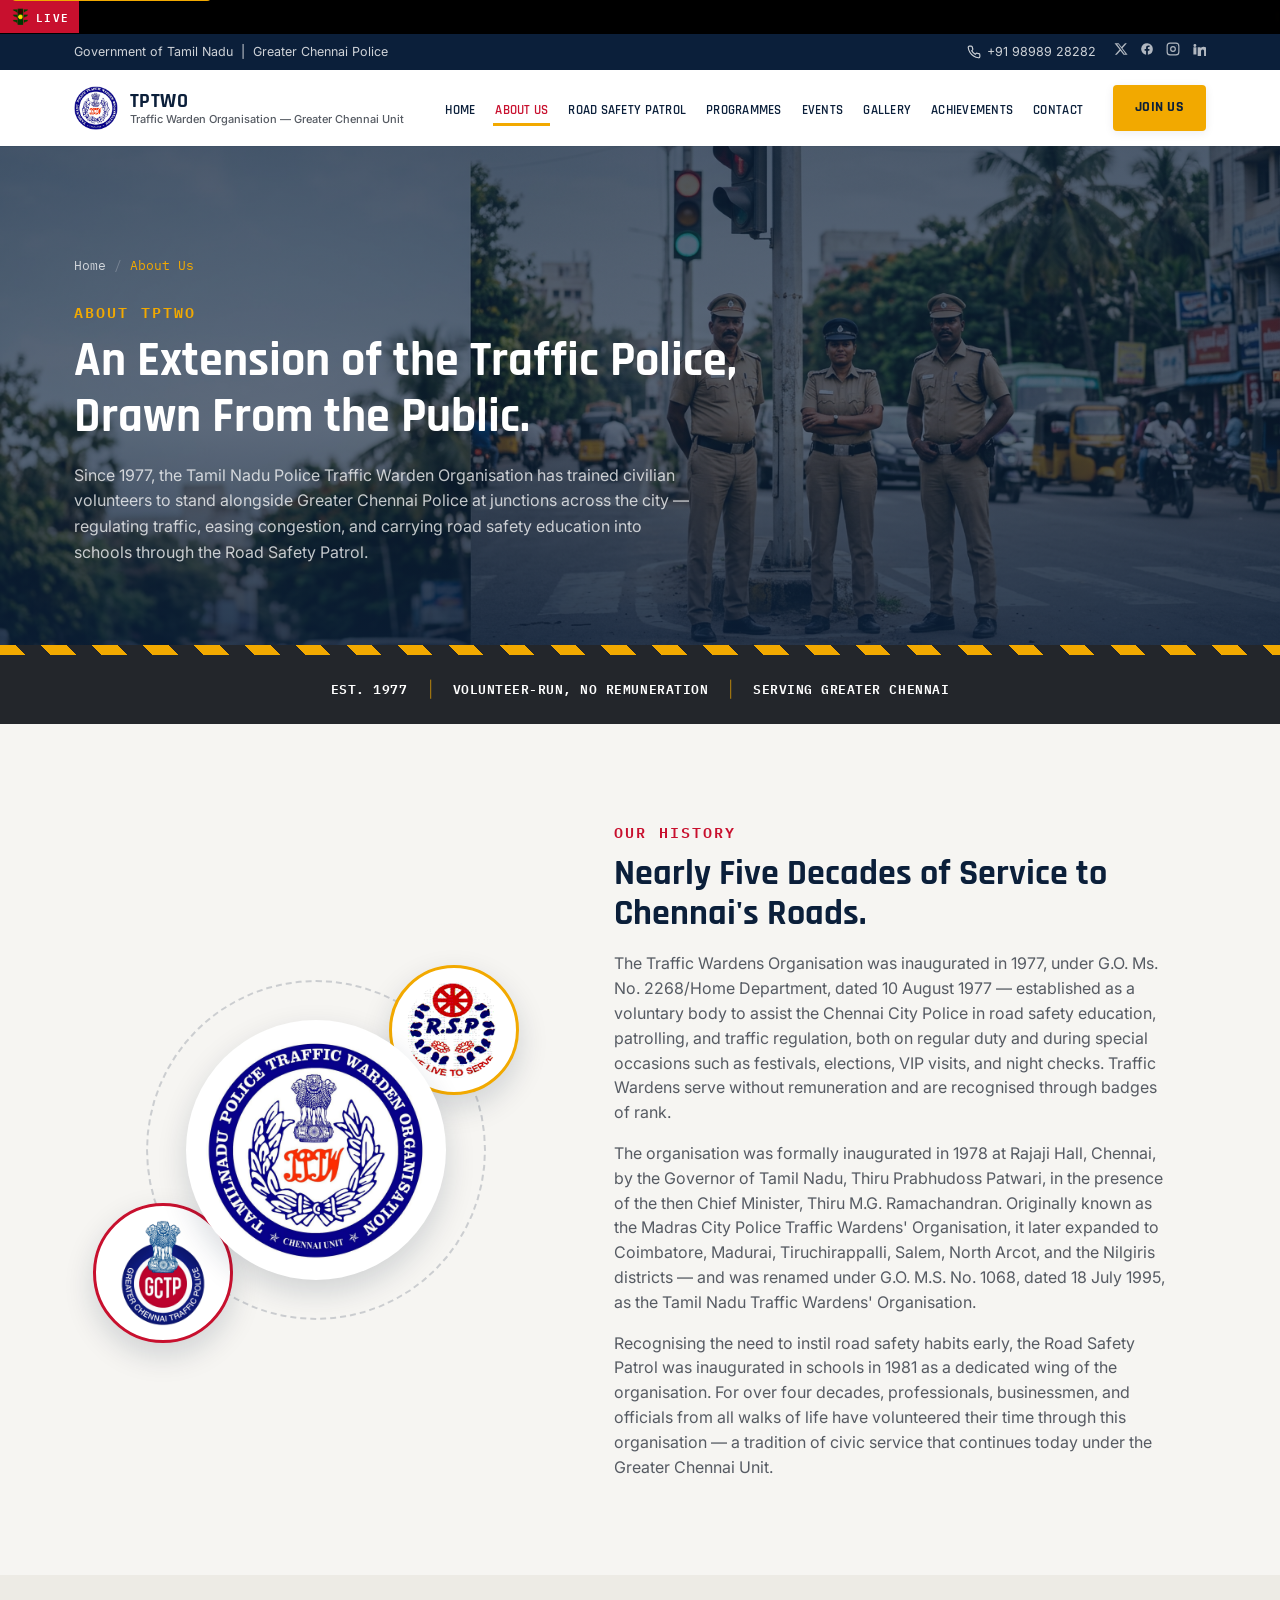
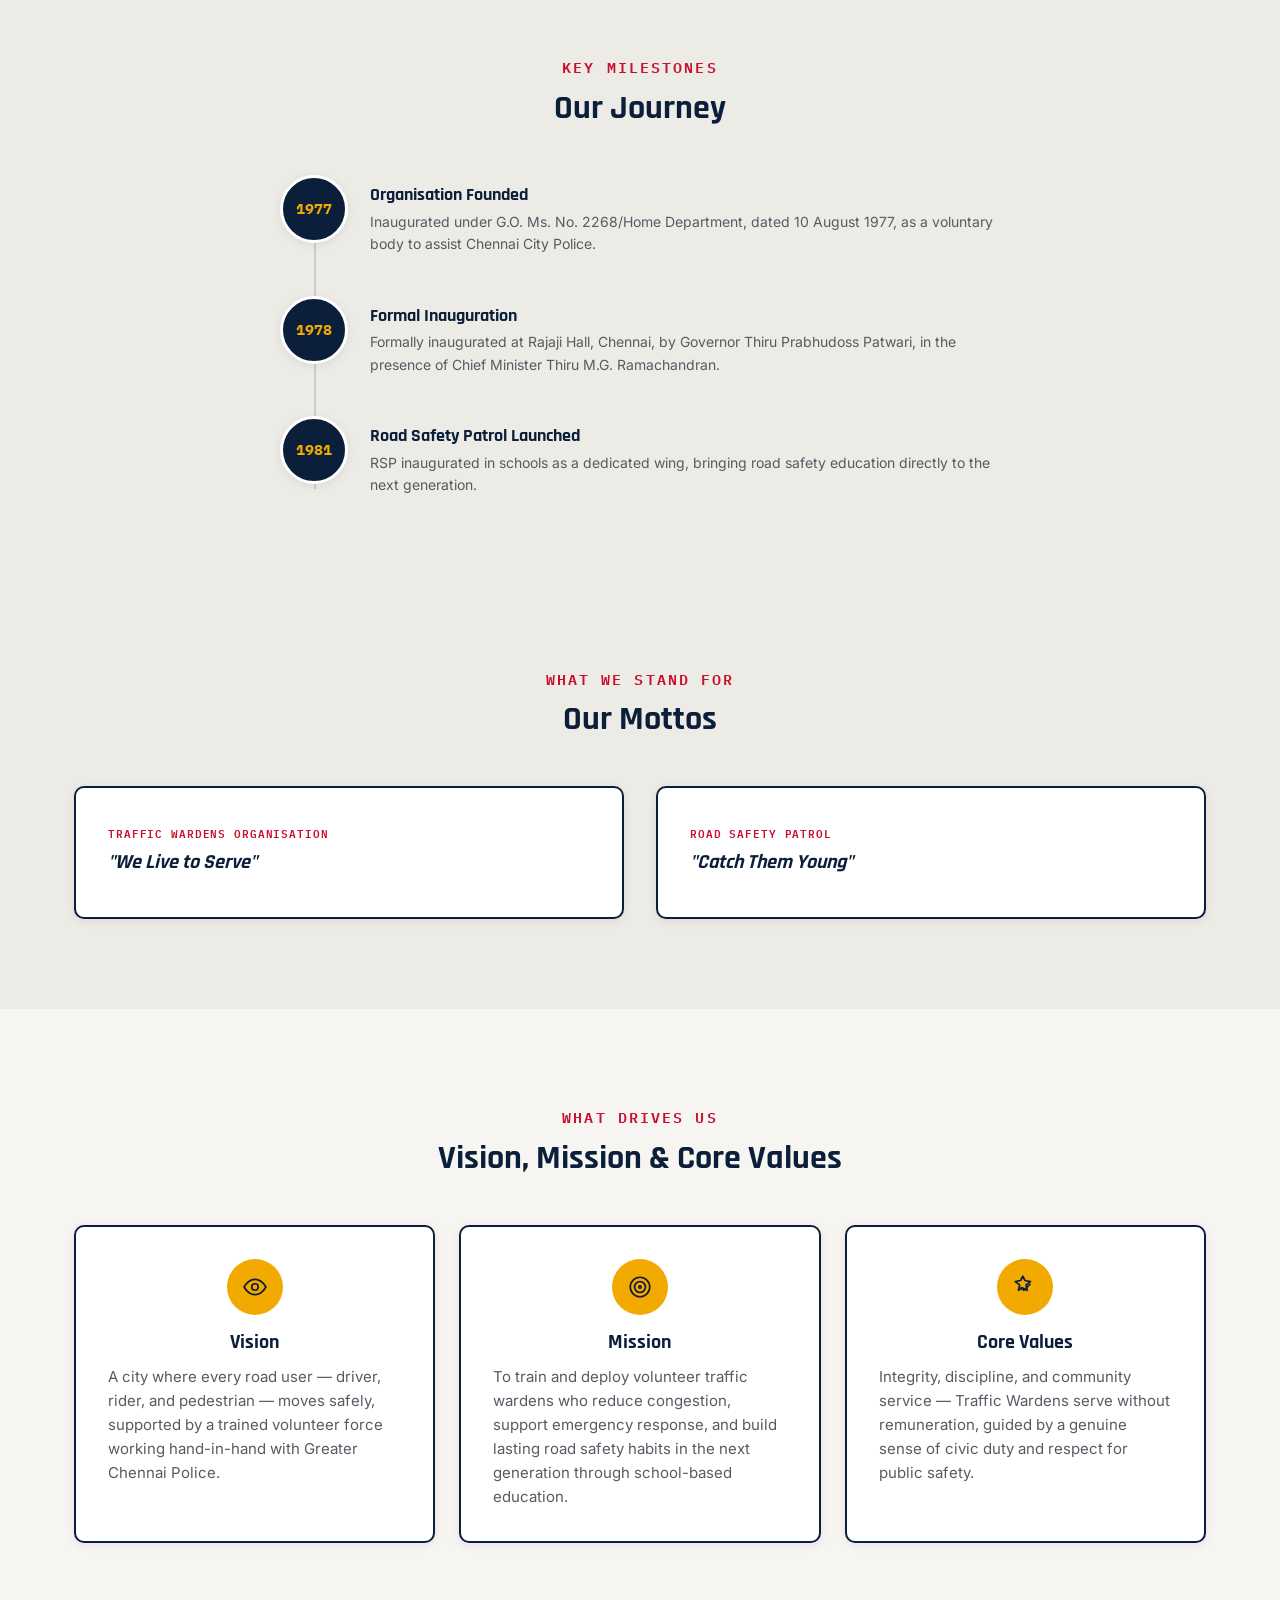
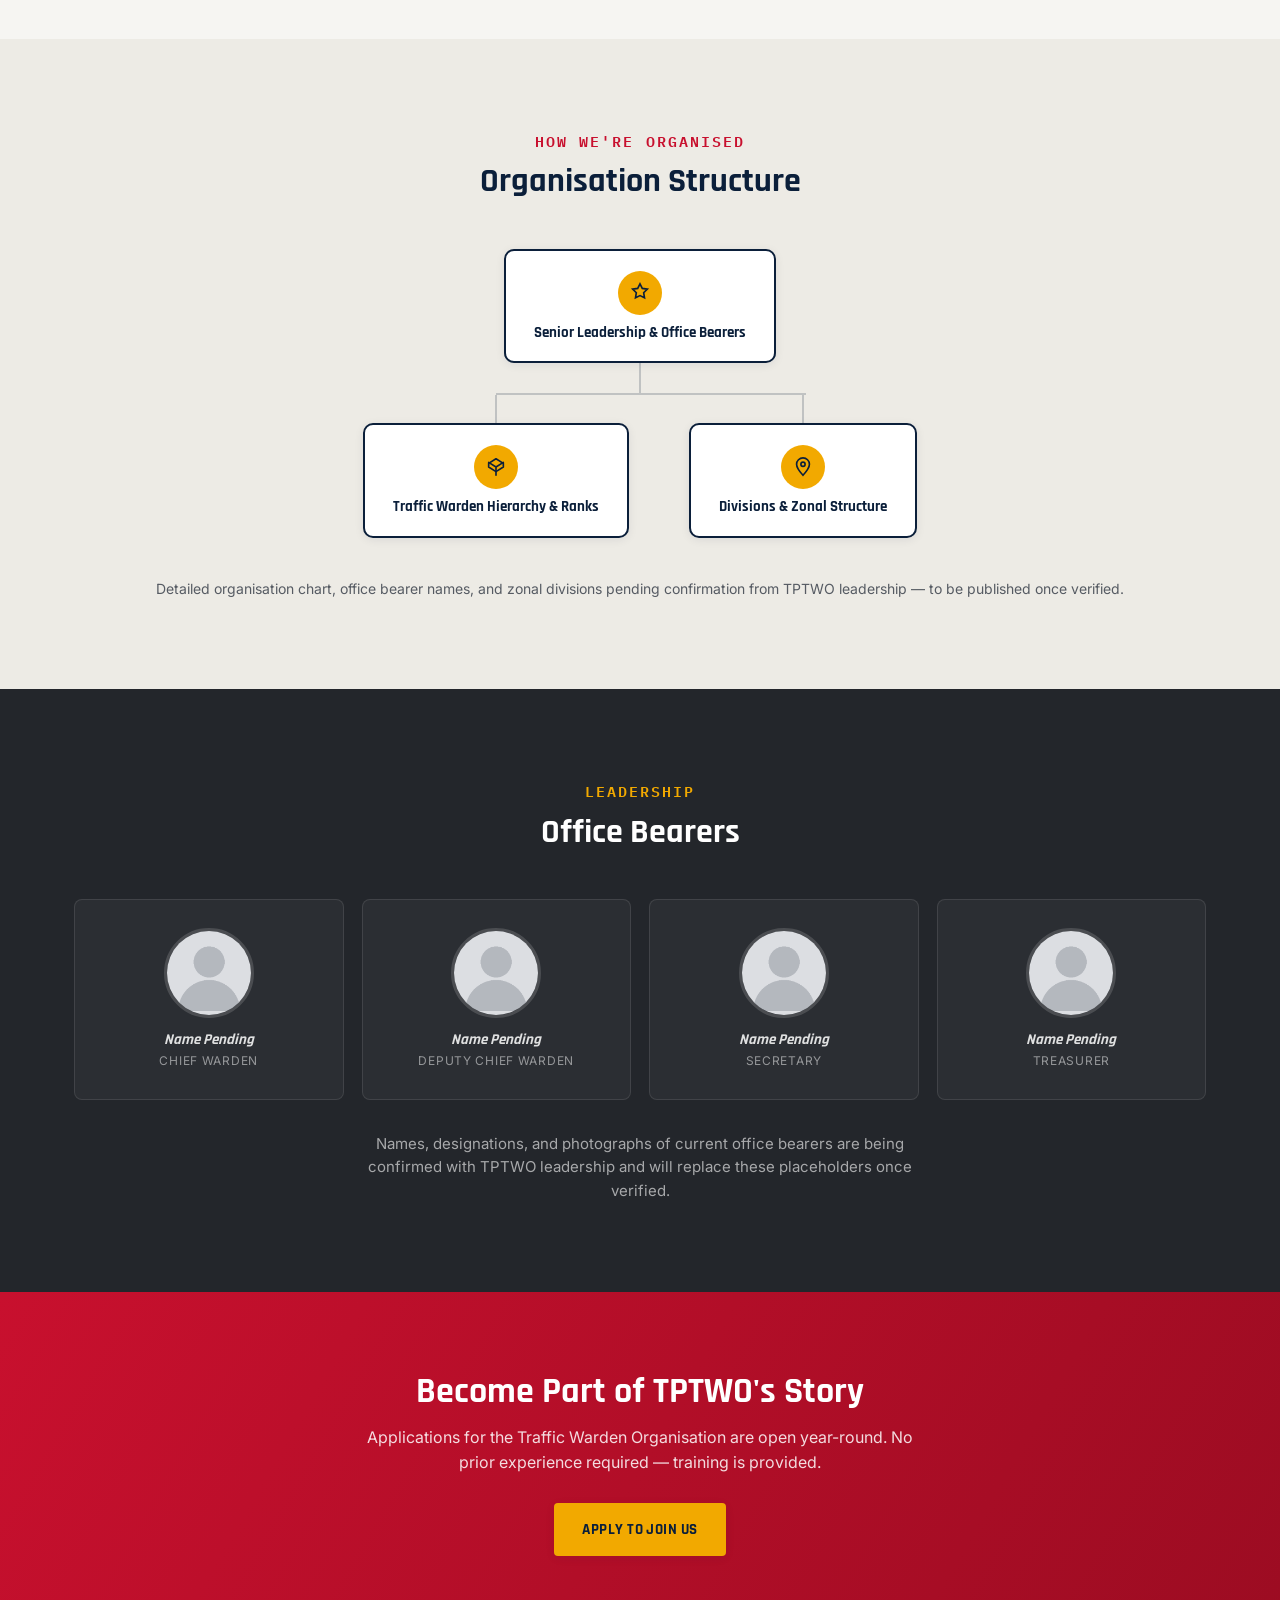
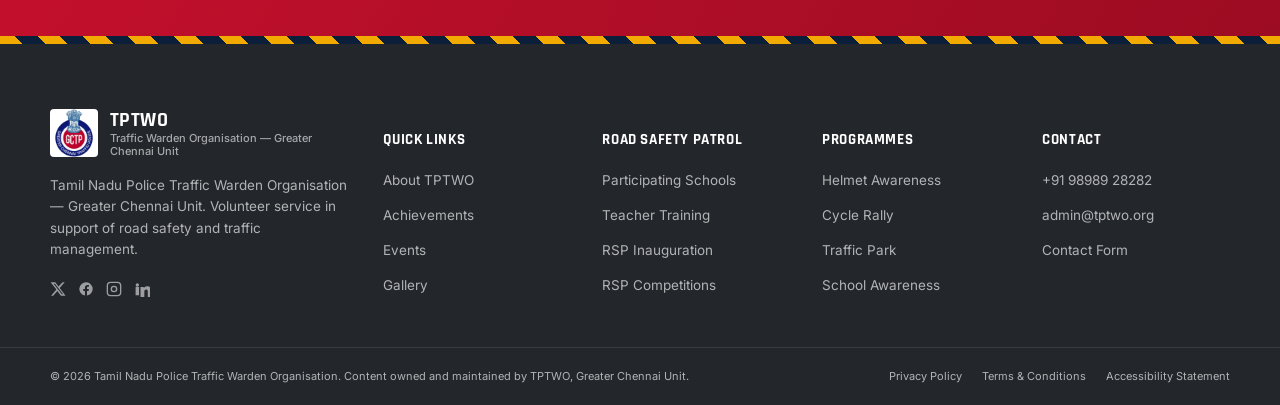
<file: about.html>
<!DOCTYPE html>
<html lang="en">

<head>
  <meta charset="UTF-8">
  <meta http-equiv="X-UA-Compatible" content="IE=edge">
  <meta name="viewport" content="width=device-width, initial-scale=1.0">
  <title>About TPTWO — Tamil Nadu Police Traffic Warden Organisation</title>
  <meta name="description"
    content="History, mission, organisation structure, and leadership of the Tamil Nadu Police Traffic Warden Organisation (TPTWO), Greater Chennai Unit.">
  <meta name="robots" content="index, follow">
  <meta name="theme-color" content="#0B1F3A">
  <link rel="canonical" href="https://tptwo.org/about.html">
  <link rel="icon" type="image/jpeg" href="img/logo-01.jpg">

  <meta property="og:type" content="website">
  <meta property="og:title" content="About TPTWO — Tamil Nadu Police Traffic Warden Organisation">
  <meta property="og:description"
    content="History, mission, organisation structure, and leadership of TPTWO, Greater Chennai Unit.">
  <meta property="og:image" content="img/logo-01.jpg">
  <meta property="og:url" content="https://tptwo.org/about.html">

  <link rel="preconnect" href="https://fonts.googleapis.com">
  <link rel="preconnect" href="https://fonts.gstatic.com" crossorigin>
  <link
    href="https://fonts.googleapis.com/css2?family=Rajdhani:wght@500;600;700&family=Inter:wght@400;500;600;700&family=IBM+Plex+Mono:wght@500;600&display=swap"
    rel="stylesheet">
  <link rel="stylesheet" href="css/site.css">
</head>

<body>

  <a href="#mainContent" class="skip-link">Skip to main content</a>

  <!-- ============ LED ANNOUNCEMENT TICKER (signature element) ============ -->
  <div class="ticker-board" role="status" aria-label="Latest announcements">
    <span class="ticker-label">
      <img src="img/trafficlight.gif" alt="" class="ticker-signal" aria-hidden="true">
      LIVE
    </span>
    <div class="ticker-track">
      <div class="ticker-content">
        <span>REPUBLIC DAY PARADE — 26 JAN &nbsp;•&nbsp;</span>
        <span>ROAD SAFETY WEEK — 7 TO 13 JAN &nbsp;•&nbsp;</span>
        <span>RSP INTERSCHOOL COMPETITION — REGISTRATIONS OPEN &nbsp;•&nbsp;</span>
        <span>TRAFFIC JUNCTION AWARENESS PROGRAM — NEW BATCH ANNOUNCED &nbsp;•&nbsp;</span>
        <span>JOIN THE WARDEN FORCE — APPLICATIONS OPEN YEAR-ROUND &nbsp;•&nbsp;</span>
      </div>
    </div>
  </div>

  <!-- ============ GOVT ACCESSIBILITY BAR (GIGW standard) ============ -->
  <!-- <div class="a11y-bar">
  <div class="container a11y-inner">
    <div class="a11y-links">
      <a href="#mainContent" class="a11y-item">Screen Reader Access</a>
      <a href="sitemap.php" class="a11y-item">Sitemap</a>
      <a href="rti.php" class="a11y-item">RTI</a>
      <span class="a11y-divider" aria-hidden="true">|</span>
      <button class="a11y-item lang-toggle" id="langToggle" type="button">தமிழ் / English</button>
    </div>
    <div class="a11y-controls" role="group" aria-label="Text size and contrast controls">
      <span class="a11y-label">Text Size</span>
      <button class="a11y-btn" id="fontDec" aria-label="Decrease text size">A-</button>
      <button class="a11y-btn" id="fontReset" aria-label="Reset text size">A</button>
      <button class="a11y-btn" id="fontInc" aria-label="Increase text size">A+</button>
      <button class="a11y-btn contrast-btn" id="contrastToggle" aria-label="Toggle high contrast mode" aria-pressed="false">
        <svg width="14" height="14" viewBox="0 0 24 24" fill="none" stroke="currentColor" stroke-width="2"><circle cx="12" cy="12" r="10"/><path d="M12 2a10 10 0 0 0 0 20z" fill="currentColor" stroke="none"/></svg>
      </button>
    </div>
  </div>
</div> -->

  <!-- ============ TOP UTILITY BAR ============ -->
  <div class="utility-bar">
    <div class="container utility-inner">
      <span class="utility-item">Government of Tamil Nadu &nbsp;|&nbsp; Greater Chennai Police</span>
      <div class="utility-right">
        <a href="tel:+919898928282" class="utility-item utility-phone">
          <svg width="14" height="14" viewBox="0 0 24 24" fill="none" stroke="currentColor" stroke-width="2">
            <path
              d="M22 16.92v3a2 2 0 0 1-2.18 2 19.79 19.79 0 0 1-8.63-3.07 19.5 19.5 0 0 1-6-6 19.79 19.79 0 0 1-3.07-8.67A2 2 0 0 1 4.11 2h3a2 2 0 0 1 2 1.72c.127.96.361 1.903.7 2.81a2 2 0 0 1-.45 2.11L8.09 9.91a16 16 0 0 0 6 6l1.27-1.27a2 2 0 0 1 2.11-.45c.907.339 1.85.573 2.81.7A2 2 0 0 1 22 16.92z" />
          </svg>
          +91 98989 28282
        </a>
        <div class="social-links" aria-label="Social media links">
          <a href="https://twitter.com/TPTWO_Official" aria-label="Twitter / X" target="_blank" rel="noopener"><svg
              width="14" height="14" viewBox="0 0 24 24" fill="currentColor">
              <path
                d="M18.9 2H22l-7.5 8.6L23.3 22h-6.9l-5.4-7-6.2 7H1.6l8-9.2L.9 2h7l4.9 6.4L18.9 2zm-1.2 18h1.9L7.4 4H5.4l12.3 16z" />
            </svg></a>
          <a href="https://www.facebook.com/ChennaiTrafficWardens" aria-label="Facebook" target="_blank"
            rel="noopener"><svg width="14" height="14" viewBox="0 0 24 24" fill="currentColor">
              <path
                d="M22 12a10 10 0 1 0-11.6 9.9v-7H7.9V12h2.5V9.8c0-2.5 1.5-3.9 3.8-3.9 1.1 0 2.2.2 2.2.2v2.4h-1.3c-1.2 0-1.6.8-1.6 1.6V12h2.8l-.4 2.9h-2.4v7A10 10 0 0 0 22 12z" />
            </svg></a>
          <a href="https://instagram.com/tptwo_gcu" aria-label="Instagram" target="_blank" rel="noopener"><svg
              width="14" height="14" viewBox="0 0 24 24" fill="none" stroke="currentColor" stroke-width="2">
              <rect x="2" y="2" width="20" height="20" rx="5" />
              <circle cx="12" cy="12" r="4" />
              <circle cx="17.5" cy="6.5" r="0.6" fill="currentColor" stroke="none" />
            </svg></a>
          <a href="https://www.linkedin.com/company/tamilnadu-traffic-police-wardens-organisation/"
            aria-label="LinkedIn" target="_blank" rel="noopener"><svg width="14" height="14" viewBox="0 0 24 24"
              fill="currentColor">
              <path
                d="M4.98 3.5a2.5 2.5 0 1 1 0 5 2.5 2.5 0 0 1 0-5zM2.4 21.5h5.16V9H2.4v12.5zM9.75 9h4.95v1.7h.07c.69-1.3 2.37-2.7 4.88-2.7 5.22 0 6.18 3.4 6.18 7.87v8.13h-5.16v-7.2c0-1.72-.03-3.94-2.4-3.94-2.4 0-2.77 1.87-2.77 3.8v7.34H9.75V9z" />
            </svg></a>
        </div>
      </div>
    </div>
  </div>

  <!-- ============ MAIN NAVIGATION ============ -->
  <header class="site-header" id="siteHeader">
    <div class="container nav-inner">
      <a href="index.html" class="brand">
        <img src="img/logo-01.jpg" alt="TPTWO Emblem" class="brand-logo">
        <span class="brand-text">
          <strong>TPTWO</strong>
          <small>Traffic Warden Organisation — Greater Chennai Unit</small>
        </span>
      </a>

      <button class="nav-toggle" id="navToggle" aria-label="Toggle navigation" aria-expanded="false">
        <span></span><span></span><span></span>
      </button>

      <nav class="main-nav" id="mainNav">
        <ul>
          <li><a href="index.html">Home</a></li>
          <li class="has-dropdown">
            <a href="about.html" class="active">About Us</a>
          </li>
          <li class="has-dropdown">
            <a href="index.html">Road Safety Patrol</a>
          </li>
          <li class="has-dropdown">
            <a href="index.html">Programmes</a>
          </li>
          <li class="has-dropdown">
            <a href="index.html">Events</a>
          </li>
          <li class="has-dropdown">
            <a href="index.html">Gallery</a>
          </li>
          <li><a href="index.html">Achievements</a></li>
          <li><a href="index.html">Contact</a></li>
        </ul>
        <a href="index.html" class="btn btn-amber nav-cta">Join Us</a>
      </nav>
    </div>
  </header>

  <main id="mainContent" tabindex="-1">

    <!-- ============ PAGE HERO ============ -->
    <section class="page-hero">
      <div class="page-hero-bg"><img src="img/slider/About-US-Hero.png" alt=""></div>
      <div class="page-hero-overlay"></div>
      <div class="container page-hero-inner">
        <nav class="breadcrumb" aria-label="Breadcrumb">
          <a href="index.html">Home</a><span class="sep">/</span><span class="current" aria-current="page">About Us</span>
        </nav>
        <span class="eyebrow">About TPTWO</span>
        <h1 class="page-hero-title">An Extension of the Traffic Police, Drawn From the Public.</h1>
        <p class="page-hero-text">Since 1977, the Tamil Nadu Police Traffic Warden Organisation has trained civilian
          volunteers to stand alongside Greater Chennai Police at junctions across the city — regulating traffic,
          easing congestion, and carrying road safety education into schools through the Road Safety Patrol.</p>
      </div>
      <div class="hazard-strip" aria-hidden="true"></div>
    </section>

    <!-- ============ FACT STRIP ============ -->
    <div class="fact-strip">
      <div class="container fact-strip-inner">
        <span class="fact-item">Est. 1977</span>
        <span class="fact-sep">|</span>
        <span class="fact-item">Volunteer-Run, No Remuneration</span>
        <span class="fact-sep">|</span>
        <span class="fact-item">Serving Greater Chennai</span>
      </div>
    </div>

    <!-- ============ HISTORY ============ -->
    <section class="about-section">
      <div class="container about-grid history-grid">
        <div class="badge-cluster reveal">
          <div class="badge-ring-bg" aria-hidden="true"></div>
          <div class="badge-side badge-rsp"><img src="img/rsp_logo.png" alt="Road Safety Patrol"></div>
          <div class="badge-side badge-gctp"><img src="img/logo-02.jpg" alt="Greater Chennai Traffic Police"></div>
          <div class="badge-main"><img src="img/logo-01.jpg" alt="TPTWO Emblem"></div>
        </div>
        <div class="about-copy reveal">
          <span class="eyebrow">Our History</span>
          <h2>Nearly Five Decades of Service to Chennai's Roads.</h2>
          <p>The Traffic Wardens Organisation was inaugurated in 1977, under G.O. Ms. No. 2268/Home Department, dated
            10 August 1977 — established as a voluntary body to assist the Chennai City Police in road safety
            education, patrolling, and traffic regulation, both on regular duty and during special occasions such as
            festivals, elections, VIP visits, and night checks. Traffic Wardens serve without remuneration and are
            recognised through badges of rank.</p>
          <p class="history-para-spaced">The organisation was formally inaugurated in 1978 at Rajaji Hall, Chennai,
            by the Governor of Tamil Nadu, Thiru Prabhudoss Patwari, in the presence of the then Chief Minister,
            Thiru M.G. Ramachandran. Originally known as the Madras City Police Traffic Wardens' Organisation, it
            later expanded to Coimbatore, Madurai, Tiruchirappalli, Salem, North Arcot, and the Nilgiris districts —
            and was renamed under G.O. M.S. No. 1068, dated 18 July 1995, as the Tamil Nadu Traffic Wardens'
            Organisation.</p>
          <p class="history-para-spaced">Recognising the need to instil road safety habits early, the Road Safety
            Patrol was inaugurated in schools in 1981 as a dedicated wing of the organisation. For over four decades,
            professionals, businessmen, and officials from all walks of life have volunteered their time through this
            organisation — a tradition of civic service that continues today under the Greater Chennai Unit.</p>
        </div>
      </div>
    </section>

    <!-- ============ HISTORY TIMELINE ============ -->
    <section class="history-timeline-section">
      <div class="container">
        <div class="section-head reveal">
          <span class="eyebrow">Key Milestones</span>
          <h2>Our Journey</h2>
        </div>
        <div class="timeline">
          <div class="timeline-item reveal">
            <div class="timeline-year">1977</div>
            <h3>Organisation Founded</h3>
            <p>Inaugurated under G.O. Ms. No. 2268/Home Department, dated 10 August 1977, as a voluntary body to
              assist Chennai City Police.</p>
          </div>
          <div class="timeline-item reveal">
            <div class="timeline-year">1978</div>
            <h3>Formal Inauguration</h3>
            <p>Formally inaugurated at Rajaji Hall, Chennai, by Governor Thiru Prabhudoss Patwari, in the presence of
              Chief Minister Thiru M.G. Ramachandran.</p>
          </div>
          <div class="timeline-item reveal">
            <div class="timeline-year">1981</div>
            <h3>Road Safety Patrol Launched</h3>
            <p>RSP inaugurated in schools as a dedicated wing, bringing road safety education directly to the next
              generation.</p>
          </div>
        </div>
      </div>
    </section>

    <!-- ============ MOTTO ============ -->
    <section class="tips-section">
      <div class="container">
        <div class="section-head reveal">
          <span class="eyebrow">What We Stand For</span>
          <h2>Our Mottos</h2>
        </div>
        <div class="about-grid vm-grid">
          <div class="tip-sign vm-card motto-card reveal">
            <span class="motto-badge">TRAFFIC WARDENS ORGANISATION</span>
            <h3>"We Live to Serve"</h3>
          </div>
          <div class="tip-sign vm-card motto-card reveal">
            <span class="motto-badge">ROAD SAFETY PATROL</span>
            <h3>"Catch Them Young"</h3>
          </div>
        </div>
      </div>
    </section>

    <!-- ============ VISION, MISSION & CORE VALUES ============ -->
    <section class="about-section">
      <div class="container">
        <div class="section-head reveal">
          <span class="eyebrow">What Drives Us</span>
          <h2>Vision, Mission &amp; Core Values</h2>
        </div>
        <div class="vmc-grid">
          <div class="tip-sign vm-card reveal">
            <div class="vm-icon">
              <svg viewBox="0 0 24 24" fill="none" stroke="#0B1F3A" stroke-width="1.6"><path d="M2 12s3.5-7 10-7 10 7 10 7-3.5 7-10 7-10-7-10-7z"/><circle cx="12" cy="12" r="3"/></svg>
            </div>
            <h3>Vision</h3>
            <p>A city where every road user — driver, rider, and pedestrian — moves safely, supported by a trained
              volunteer force working hand-in-hand with Greater Chennai Police.</p>
          </div>
          <div class="tip-sign vm-card reveal">
            <div class="vm-icon">
              <svg viewBox="0 0 24 24" fill="none" stroke="#0B1F3A" stroke-width="1.6"><circle cx="12" cy="12" r="9"/><circle cx="12" cy="12" r="5"/><circle cx="12" cy="12" r="1"/></svg>
            </div>
            <h3>Mission</h3>
            <p>To train and deploy volunteer traffic wardens who reduce congestion, support emergency response, and
              build lasting road safety habits in the next generation through school-based education.</p>
          </div>
          <div class="tip-sign vm-card reveal">
            <div class="vm-icon">
              <svg viewBox="0 0 24 24" fill="none" stroke="#0B1F3A" stroke-width="1.6"><path d="M8 12l3 3 6-6"/><path d="M3 7l4 3-1 5 4-2 4 2-1-5 4-3-5-1-2-4-2 4z" stroke-linejoin="round"/></svg>
            </div>
            <h3>Core Values</h3>
            <p>Integrity, discipline, and community service — Traffic Wardens serve without remuneration, guided by a
              genuine sense of civic duty and respect for public safety.</p>
          </div>
        </div>
      </div>
    </section>

    <!-- ============ ORGANISATION STRUCTURE ============ -->
    <section class="org-section">
      <div class="container">
        <div class="section-head reveal">
          <span class="eyebrow">How We're Organised</span>
          <h2>Organisation Structure</h2>
        </div>
        <div class="org-chart reveal">
          <div class="org-node org-node-top">
            <div class="org-node-icon">
              <svg viewBox="0 0 24 24" fill="none" stroke="#0B1F3A" stroke-width="1.8"><path d="M12 2l2.5 5 5.5.8-4 3.9.9 5.5L12 14.8 7.1 17.2l.9-5.5-4-3.9L9.5 7z"/></svg>
            </div>
            <h3>Senior Leadership &amp; Office Bearers</h3>
          </div>
          <div class="org-connector-v"></div>
          <div class="org-branch-wrap">
            <div class="org-branch">
              <div class="org-node">
                <div class="org-node-icon">
                  <svg viewBox="0 0 24 24" fill="none" stroke="#0B1F3A" stroke-width="1.8" stroke-linecap="round" stroke-linejoin="round"><path d="M12 3l8 5v4l-8 5-8-5V8z"/><path d="M12 12l8-5M12 12v9M12 12L4 7"/></svg>
                </div>
                <h3>Traffic Warden Hierarchy &amp; Ranks</h3>
              </div>
              <div class="org-node">
                <div class="org-node-icon">
                  <svg viewBox="0 0 24 24" fill="none" stroke="#0B1F3A" stroke-width="1.8"><path d="M12 21s7-7.5 7-12a7 7 0 10-14 0c0 4.5 7 12 7 12z"/><circle cx="12" cy="9" r="2.3"/></svg>
                </div>
                <h3>Divisions &amp; Zonal Structure</h3>
              </div>
            </div>
          </div>
        </div>
        <p class="org-pending-note">Detailed organisation chart, office bearer names, and zonal divisions pending
          confirmation from TPTWO leadership — to be published once verified.</p>
      </div>
    </section>

    <!-- ============ LEADERSHIP (placeholder photos — real photos pending) ============ -->
    <section class="events-section">
      <div class="container">
        <div class="section-head reveal light">
          <span class="eyebrow">Leadership</span>
          <h2>Office Bearers</h2>
        </div>
        <div class="leadership-grid">
          <div class="leadership-card reveal">
            <div class="leadership-photo">
              <img src="img/avatar-placeholder.png" alt="">
            </div>
            <h3>Name Pending</h3>
            <p>Chief Warden</p>
          </div>
          <div class="leadership-card reveal">
            <div class="leadership-photo">
              <img src="img/avatar-placeholder.png" alt="">
            </div>
            <h3>Name Pending</h3>
            <p>Deputy Chief Warden</p>
          </div>
          <div class="leadership-card reveal">
            <div class="leadership-photo">
              <img src="img/avatar-placeholder.png" alt="">
            </div>
            <h3>Name Pending</h3>
            <p>Secretary</p>
          </div>
          <div class="leadership-card reveal">
            <div class="leadership-photo">
              <img src="img/avatar-placeholder.png" alt="">
            </div>
            <h3>Name Pending</h3>
            <p>Treasurer</p>
          </div>
        </div>
        <p class="leadership-pending-note">Names, designations, and photographs of current office bearers are being
          confirmed with TPTWO leadership and will replace these placeholders once verified.</p>
      </div>
    </section>

    <!-- ============ JOIN CTA ============ -->
    <section class="join-cta">
      <div class="container join-cta-inner reveal">
        <h2>Become Part of TPTWO's Story</h2>
        <p>Applications for the Traffic Warden Organisation are open year-round. No prior experience required —
          training is provided.</p>
        <a href="index.html" class="btn btn-amber">Apply to Join Us</a>
      </div>
    </section>

  </main>

  <!-- ============ FOOTER ============ -->
  <footer class="site-footer">
    <div class="footer-hazard" aria-hidden="true"></div>
    <div class="container footer-grid">
      <div class="footer-col">
        <div class="footer-brand-row">
          <img src="img/logo-02.jpg" alt="Greater Chennai Traffic Police" class="footer-logo">
          <span class="brand-text1">
            <strong>TPTWO</strong>
            <small>Traffic Warden Organisation — Greater Chennai Unit</small>
          </span>
        </div>
        <p>Tamil Nadu Police Traffic Warden Organisation — Greater Chennai Unit. Volunteer service in support of road
          safety and traffic management.</p>
        <div class="social-links footer-social">
          <a href="https://twitter.com/TPTWO_Official" aria-label="Twitter / X" target="_blank" rel="noopener"><svg
              width="16" height="16" viewBox="0 0 24 24" fill="currentColor">
              <path
                d="M18.9 2H22l-7.5 8.6L23.3 22h-6.9l-5.4-7-6.2 7H1.6l8-9.2L.9 2h7l4.9 6.4L18.9 2zm-1.2 18h1.9L7.4 4H5.4l12.3 16z" />
            </svg></a>
          <a href="https://www.facebook.com/ChennaiTrafficWardens" aria-label="Facebook" target="_blank"
            rel="noopener"><svg width="16" height="16" viewBox="0 0 24 24" fill="currentColor">
              <path
                d="M22 12a10 10 0 1 0-11.6 9.9v-7H7.9V12h2.5V9.8c0-2.5 1.5-3.9 3.8-3.9 1.1 0 2.2.2 2.2.2v2.4h-1.3c-1.2 0-1.6.8-1.6 1.6V12h2.8l-.4 2.9h-2.4v7A10 10 0 0 0 22 12z" />
            </svg></a>
          <a href="https://instagram.com/tptwo_gcu" aria-label="Instagram" target="_blank" rel="noopener"><svg
              width="16" height="16" viewBox="0 0 24 24" fill="none" stroke="currentColor" stroke-width="2">
              <rect x="2" y="2" width="20" height="20" rx="5" />
              <circle cx="12" cy="12" r="4" />
            </svg></a>
          <a href="https://www.linkedin.com/company/tamilnadu-traffic-police-wardens-organisation/"
            aria-label="LinkedIn" target="_blank" rel="noopener"><svg width="16" height="16" viewBox="0 0 24 24"
              fill="currentColor">
              <path
                d="M4.98 3.5a2.5 2.5 0 1 1 0 5 2.5 2.5 0 0 1 0-5zM2.4 21.5h5.16V9H2.4v12.5zM9.75 9h4.95v1.7h.07c.69-1.3 2.37-2.7 4.88-2.7 5.22 0 6.18 3.4 6.18 7.87v8.13h-5.16v-7.2c0-1.72-.03-3.94-2.4-3.94-2.4 0-2.77 1.87-2.77 3.8v7.34H9.75V9z" />
            </svg></a>
        </div>
      </div>
      <div class="footer-col">
        <h4>Quick Links</h4>
        <ul>
          <li><a href="about.html">About TPTWO</a></li>
          <li><a href="index.html">Achievements</a></li>
          <li><a href="index.html">Events</a></li>
          <li><a href="index.html">Gallery</a></li>
        </ul>
      </div>
      <div class="footer-col">
        <h4>Road Safety Patrol</h4>
        <ul>
          <li><a href="index.html">Participating Schools</a></li>
          <li><a href="index.html">Teacher Training</a></li>
          <li><a href="index.html">RSP Inauguration</a></li>
          <li><a href="index.html">RSP Competitions</a></li>
        </ul>
      </div>
      <div class="footer-col">
        <h4>Programmes</h4>
        <ul>
          <li><a href="index.html">Helmet Awareness</a></li>
          <li><a href="index.html">Cycle Rally</a></li>
          <li><a href="index.html">Traffic Park</a></li>
          <li><a href="index.html">School Awareness</a></li>
        </ul>
      </div>
      <div class="footer-col">
        <h4>Contact</h4>
        <ul>
          <li><a href="tel:+919898928282">+91 98989 28282</a></li>
          <li><a href="mailto:admin@tptwo.org">admin@tptwo.org</a></li>
          <li><a href="index.html">Contact Form</a></li>
        </ul>
      </div>
    </div>
    <div class="footer-bottom">
      <div class="container footer-bottom-inner">
        <span>© 2026 Tamil Nadu Police Traffic Warden Organisation. Content owned and maintained by TPTWO, Greater
          Chennai Unit.</span>
        <div class="footer-legal">
          <!-- <span class="last-reviewed">Content last reviewed: <time datetime="2026-08-17">17 Aug 2026</time></span> -->
          <a href="index.html">Privacy Policy</a>
          <a href="index.html">Terms &amp; Conditions</a>
          <a href="index.html">Accessibility Statement</a>
        </div>
      </div>
    </div>
  </footer>

  <script src="js/site.js"></script>
</body>

</html>
</file>
<file: css/site.css>
/* ============================================================
   TPTWO — Design Tokens
   ============================================================ */
:root {
  --ink-navy: #0B1F3A;
  --ink-navy-light: #142c52;
  --signal-amber: #F2A900;
  --alert-red: #C8102E;
  --go-green: #1B7A43;
  --asphalt: #23262B;
  --paper: #F6F5F2;
  --paper-dim: #EDEBE5;
  --ink: #1A1D22;
  --ink-soft: #565B63;
  --white: #FFFFFF;

  --font-display: 'Rajdhani', sans-serif;
  --font-body: 'Inter', sans-serif;
  --font-mono: 'IBM Plex Mono', monospace;

  --radius: 4px;
  --container: 1180px;

  --shadow-card: 0 2px 10px rgba(11, 31, 58, 0.08);
  --shadow-lift: 0 12px 30px rgba(11, 31, 58, 0.16);
}

@media (prefers-reduced-motion: reduce) {
  * {
    animation-duration: 0.001ms !important;
    animation-iteration-count: 1 !important;
    transition-duration: 0.001ms !important;
    scroll-behavior: auto !important;
  }
}

*,
*::before,
*::after {
  box-sizing: border-box;
}

html {
  scroll-behavior: smooth;
  width: 100%;
  overflow-x: hidden;
}

body {
  margin: 0;
  width: 100%;
  min-width: 100%;
  /* overflow-x: hidden; */
  font-family: var(--font-body);
  color: var(--ink);
  background: var(--paper);
  line-height: 1.55;
  -webkit-font-smoothing: antialiased;
}

img {
  max-width: 100%;
  display: block;
}

a {
  color: inherit;
  text-decoration: none;
}

ul {
  list-style: none;
  margin: 0;
  padding: 0;
}

h1,
h2,
h3 {
  font-family: var(--font-display);
  font-weight: 700;
  line-height: 1.1;
  margin: 0;
  color: var(--ink-navy);
}

p {
  margin: 0;
}

button {
  font-family: inherit;
  cursor: pointer;
}

:focus-visible {
  outline: 3px solid var(--signal-amber);
  outline-offset: 2px;
}

/* ---------- Skip link (GIGW / WCAG) ---------- */
.skip-link {
  position: absolute;
  top: -48px;
  left: 12px;
  z-index: 1000;
  background: var(--signal-amber);
  color: var(--ink-navy);
  padding: 12px 20px;
  font-weight: 700;
  border-radius: 0 0 4px 4px;
  transition: top .15s ease;
}

.skip-link:focus {
  top: 0;
}

/* ---------- GIGW accessibility bar ---------- */
.a11y-bar {
  background: #061428;
  color: rgba(255, 255, 255, 0.7);
  font-size: 12px;
}

.a11y-inner {
  display: flex;
  justify-content: space-between;
  align-items: center;
  height: 32px;
}

.a11y-links {
  display: flex;
  align-items: center;
  gap: 14px;
}

.a11y-item {
  transition: color .15s ease;
  background: none;
  border: none;
  color: inherit;
  font-size: 12px;
  font-family: inherit;
  padding: 0;
}

.a11y-item:hover {
  color: var(--signal-amber);
  cursor: pointer;
}

.a11y-divider {
  opacity: 0.3;
}

.a11y-controls {
  display: flex;
  align-items: center;
  gap: 6px;
}

.a11y-label {
  margin-right: 2px;
  opacity: 0.6;
}

.a11y-btn {
  background: rgba(255, 255, 255, 0.08);
  color: #fff;
  border: 1px solid rgba(255, 255, 255, 0.15);
  width: 26px;
  height: 22px;
  border-radius: 3px;
  font-size: 11px;
  font-weight: 700;
  display: flex;
  align-items: center;
  justify-content: center;
  transition: background .15s ease;
}

.a11y-btn:hover {
  background: var(--signal-amber);
  color: var(--ink-navy);
  border-color: var(--signal-amber);
}

.contrast-btn[aria-pressed="true"] {
  background: var(--signal-amber);
  color: var(--ink-navy);
}

/* ---------- High contrast mode ---------- */
body.high-contrast {
  --paper: #000000;
  --paper-dim: #0d0d0d;
  --ink: #ffffff;
  --ink-soft: #e6e6e6;
  --ink-navy: #ffe98a;
  filter: contrast(1.05);
}

body.high-contrast .site-header,
body.high-contrast .badge-frame,
body.high-contrast .tip-sign,
body.high-contrast .about-emblem .emblem-img {
  background: #000;
  border-color: #ffe98a;
}

body.high-contrast a {
  text-decoration: underline;
}

body.high-contrast .btn-red,
body.high-contrast .btn-amber {
  background: #ffe98a;
  color: #000;
}

.last-reviewed {
  opacity: 0.65;
}

.container {
  max-width: var(--container);
  margin: 0 auto;
  padding: 0 24px;
  width: 100%;
}

/* Full-bleed section safeguard — these must always span the full viewport */
.ticker-board,
.a11y-bar,
.utility-bar,
.site-header,
.hero,
.trust-strip,
.stats-band,
.about-section,
.tips-section,
.events-section,
.join-cta,
.site-footer {
  width: 100%;
}

.eyebrow {
  display: inline-block;
  font-family: var(--font-mono);
  font-size: 15px;
  font-weight: 600;
  letter-spacing: 0.14em;
  text-transform: uppercase;
  color: var(--alert-red);
  margin-bottom: 10px;
}

/* Buttons */
.btn {
  display: inline-flex;
  align-items: center;
  justify-content: center;
  padding: 13px 26px;
  font-family: var(--font-display);
  font-weight: 700;
  font-size: 15px;
  letter-spacing: 0.03em;
  text-transform: uppercase;
  border-radius: var(--radius);
  border: 2px solid transparent;
  transition: transform .15s ease, box-shadow .15s ease, background .15s ease;
}

.btn:hover {
  transform: translateY(-2px);
}

.btn-red {
  background: var(--alert-red);
  color: var(--white);
  box-shadow: var(--shadow-card);
}

.btn-red:hover {
  background: #a80e26;
  box-shadow: var(--shadow-lift);
}

.btn-amber {
  background: var(--signal-amber);
  color: var(--ink-navy);
  box-shadow: var(--shadow-card);
}

.btn-amber:hover {
  background: #d99700;
  box-shadow: var(--shadow-lift);
}

.btn-outline {
  border-color: var(--ink-navy);
  color: var(--ink-navy);
}

.btn-outline:hover {
  background: var(--ink-navy);
  color: var(--white);
}

.btn-outline-light {
  border-color: rgba(255, 255, 255, 0.4);
  color: var(--white);
}

.btn-outline-light:hover {
  background: var(--white);
  color: var(--asphalt);
}

.text-link {
  display: inline-block;
  margin-top: 18px;
  font-weight: 600;
  color: var(--alert-red);
  border-bottom: 2px solid transparent;
  transition: border-color .15s ease;
}

.text-link:hover {
  border-color: var(--alert-red);
}

/* ============================================================
   LED Ticker — signature element
   ============================================================ */
.ticker-board {
  background: #000;
  color: var(--signal-amber);
  display: flex;
  align-items: center;
  height: 34px;
  overflow: hidden;
  border-bottom: 1px solid #000;
}

.ticker-label {
  flex: 0 0 auto;
  font-family: var(--font-mono);
  font-size: 11px;
  font-weight: 600;
  letter-spacing: 0.12em;
  background: var(--alert-red);
  color: var(--white);
  padding: 0 10px;
  height: 100%;
  display: flex;
  align-items: center;
  gap: 6px;
}

.ticker-signal {
  height: 20px;
  width: auto;
  display: block;
}

.ticker-track {
  flex: 1;
  overflow: hidden;
  position: relative;
  height: 100%;
  -webkit-mask-image: linear-gradient(90deg, transparent, black 24px, black calc(100% - 24px), transparent);
  mask-image: linear-gradient(90deg, transparent, black 24px, black calc(100% - 24px), transparent);
}

.ticker-content {
  position: absolute;
  white-space: nowrap;
  display: flex;
  align-items: center;
  height: 100%;
  font-family: var(--font-mono);
  font-size: 12px;
  font-weight: 600;
  letter-spacing: 0.06em;
  text-shadow: 0 0 6px rgba(242, 169, 0, 0.55);
  animation: ticker-scroll 28s linear infinite;
  padding-left: 100%;
}

@keyframes ticker-scroll {
  from {
    transform: translateX(0);
  }

  to {
    transform: translateX(-100%);
  }
}

/* Utility bar */
.utility-bar {
  background: var(--ink-navy);
  color: rgba(255, 255, 255, 0.8);
  font-size: 12.5px;
}

.utility-inner {
  display: flex;
  justify-content: space-between;
  align-items: center;
  height: 36px;
}

.utility-item {
  display: flex;
  align-items: center;
  gap: 6px;
}

.utility-right {
  display: flex;
  align-items: center;
  gap: 18px;
}

.utility-phone:hover {
  color: var(--signal-amber);
}

.social-links {
  display: flex;
  gap: 12px;
}

.social-links a {
  opacity: 0.85;
  transition: opacity .15s ease, color .15s ease;
}

.social-links a:hover {
  opacity: 1;
  color: var(--signal-amber);
}

/* ============================================================
   Header / Nav
   ============================================================ */
.site-header {
  background: var(--white);
  box-shadow: 0 1px 0 rgba(11, 31, 58, 0.08);
  position: sticky;
  top: 0;
  z-index: 100;
  transition: box-shadow .2s ease;
  /* position: static;
  transition: box-shadow .2s ease; */
}

.site-header.scrolled {
  box-shadow: 0 4px 16px rgba(11, 31, 58, 0.12);
}

.nav-inner {
  display: flex;
  align-items: center;
  justify-content: space-between;
  height: 76px;
  gap: 24px;
}

.brand {
  display: flex;
  align-items: center;
  gap: 12px;
  flex: 0 0 auto;
}

.brand-logo {
  height: 44px;
  width: auto;
}

.brand-text {
  display: flex;
  flex-direction: column;
  line-height: 1.2;
}

.brand-text strong {
  font-family: var(--font-display);
  font-size: 20px;
  color: var(--ink-navy);
  letter-spacing: 0.02em;
}

.brand-text small {
  font-size: 11px;
  color: var(--ink-soft);
  font-weight: 500;
}

.brand-text1 {
  display: flex;
  flex-direction: column;
  line-height: 1.2;
}

.brand-text1 strong {
  font-family: var(--font-display);
  font-size: 20px;
  color: #fff;
  letter-spacing: 0.02em;
}

.brand-text1 small {
  font-size: 11px;
  color: var(--ink-soft);
  font-weight: 500;
}

.main-nav {
  display: flex;
  align-items: center;
  gap: 28px;
}

.main-nav ul {
  display: flex;
  align-items: center;
  gap: 16px;
}

.main-nav>ul>li {
  position: relative;
}

.main-nav>ul>li>a {
  font-family: var(--font-display);
  font-weight: 600;
  font-size: 13px;
  letter-spacing: 0.02em;
  text-transform: uppercase;
  color: var(--ink-navy);
  padding: 8px 2px;
  position: relative;
  white-space: nowrap;
}

.main-nav>ul>li>a::after {
  content: '';
  position: absolute;
  left: 0;
  right: 0;
  bottom: 0;
  height: 3px;
  background: var(--signal-amber);
  transform: scaleX(0);
  transform-origin: left;
  transition: transform .18s ease;
}

.main-nav>ul>li>a:hover::after,
.main-nav>ul>li>a.active::after {
  transform: scaleX(1);
}

.main-nav>ul>li>a.active {
  color: var(--alert-red);
}

.has-dropdown .dropdown {
  position: absolute;
  top: 100%;
  left: 0;
  background: var(--white);
  min-width: 240px;
  box-shadow: var(--shadow-lift);
  border-radius: var(--radius);
  border-top: 3px solid var(--signal-amber);
  padding: 8px 0;
  opacity: 0;
  visibility: hidden;
  transform: translateY(6px);
  transition: opacity .15s ease, transform .15s ease, visibility .15s ease;
}

.has-dropdown:hover .dropdown {
  opacity: 1;
  visibility: visible;
  transform: translateY(0);
}

.dropdown li a {
  display: block;
  padding: 9px 18px;
  font-size: 14px;
  color: var(--ink);
  font-weight: 500;
}

.dropdown li a:hover {
  background: var(--paper-dim);
  color: var(--alert-red);
}

.nav-cta {
  padding: 10px 20px;
  font-size: 14px;
  white-space: nowrap;
}

.nav-toggle {
  display: none;
  flex-direction: column;
  gap: 5px;
  background: none;
  border: none;
  padding: 6px;
}

.nav-toggle span {
  width: 26px;
  height: 3px;
  background: var(--ink-navy);
  border-radius: 2px;
}

/* ============================================================
   Hero
   ============================================================ */
.hero {
  position: relative;
  background: linear-gradient(180deg, var(--paper) 0%, var(--paper-dim) 100%);
  padding: 72px 0 0;
  overflow: hidden;
}

.hero-inner {
  display: grid;
  grid-template-columns: 1.05fr 0.95fr;
  gap: 56px;
  align-items: center;
  padding-bottom: 64px;
}

.hero-copy h1 {
  font-size: clamp(36px, 4.6vw, 58px);
  margin-bottom: 20px;
}

.hero-copy p {
  font-size: 17px;
  color: var(--ink-soft);
  max-width: 520px;
  margin-bottom: 31px;
  text-align: justify;
}

.hero-actions {
  display: flex;
  gap: 16px;
  flex-wrap: wrap;
}

.badge-frame {
  position: relative;
  background: var(--ink-navy);
  padding: 14px;
  border-radius: 10px;
  box-shadow: var(--shadow-lift);
}

.slider {
  position: relative;
  aspect-ratio: 4/3;
  overflow: hidden;
  border-radius: 4px;
}

.slide {
  position: absolute;
  inset: 0;
  width: 100%;
  height: 100%;
  object-fit: cover;
  opacity: 0;
  transition: opacity .6s ease;
}

.slide.active {
  opacity: 1;
}

/* .slide-arrow{
  position:absolute; top:50%; transform:translateY(-50%);
  width:38px; height:38px; border-radius:50%;
  background: rgba(11,31,58,0.55); color:#fff; border:none;
  display:flex; align-items:center; justify-content:center;
  font-size:14px; transition: background .15s ease;
} */
.slide-arrow {
  position: absolute;
  top: 50%;
  transform: translateY(-50%);
  width: 42px;
  height: 42px;
  border-radius: 50%;
  background: rgba(11, 31, 58, 0.85);
  color: #fff;
  border: 2px solid rgba(255, 255, 255, 0.3);
  display: flex;
  align-items: center;
  justify-content: center;
  font-size: 15px;
  transition: background .15s ease, border-color .15s ease;
}

/* .slide-arrow:hover{ background: var(--alert-red); } */
.slide-arrow:hover {
  background: var(--alert-red);
  border-color: var(--alert-red);
}

.slide-arrow.prev {
  left: 24px;
}

.slide-arrow.next {
  right: 24px;
}

.slide-plate {
  position: absolute;
  left: 14px;
  right: 14px;
  bottom: 14px;
  background: var(--signal-amber);
  color: var(--ink-navy);
  font-family: var(--font-mono);
  font-size: 12px;
  font-weight: 600;
  padding: 8px 12px;
  border-radius: 3px;
}

.slide-dots {
  display: flex;
  justify-content: center;
  gap: 8px;
  margin-top: 14px;
}

.slide-dots button {
  width: 9px;
  height: 9px;
  border-radius: 50%;
  background: rgba(11, 31, 58, 0.25);
  border: none;
  padding: 0;
  cursor: pointer;
  transition: background .15s ease, transform .15s ease;
}

.slide-dots button.active {
  background: var(--alert-red);
  transform: scale(1.25);
}

.hazard-strip {
  height: 10px;
  background: repeating-linear-gradient(45deg, var(--signal-amber) 0 18px, var(--asphalt) 18px 36px);
}

/* ============================================================
   Trust strip — real official marks
   ============================================================ */
.trust-strip {
  background: var(--white);
  border-bottom: 1px solid rgba(11, 31, 58, 0.08);
  padding: 22px 0;
}

.trust-inner {
  display: flex;
  align-items: center;
  justify-content: center;
  gap: 28px;
  flex-wrap: wrap;
}

.trust-label {
  font-family: var(--font-mono);
  font-size: 11px;
  font-weight: 600;
  letter-spacing: 0.1em;
  text-transform: uppercase;
  color: var(--ink-soft);
}

/* .trust-marks{ display:flex; align-items:center; gap:28px; } */
.trust-marks {
  display: flex;
  align-items: center;
  gap: 0;
}

/* .trust-mark{ height:56px; width:auto; object-fit:contain; }
.trust-mark-rsp{ height:48px; } */
.trust-mark {
  height: 72px;
  width: auto;
  object-fit: contain;
  padding: 0 24px;
  border-right: 1px solid rgba(11, 31, 58, 0.15);
}

.trust-mark:last-child {
  border-right: none;
}

.trust-mark-rsp {
  height: 64px;
}

/* ============================================================
   Milestone strip
   ============================================================ */
.milestone-strip {
  background: var(--asphalt);
  padding: 20px 0;
}

.milestone-inner {
  display: flex;
  align-items: center;
  justify-content: center;
  gap: 16px;
  flex-wrap: wrap;
  text-align: center;
}

.milestone-year {
  font-family: var(--font-mono);
  font-weight: 700;
  font-size: 22px;
  color: var(--signal-amber);
  border: 2px solid var(--signal-amber);
  border-radius: 4px;
  padding: 2px 10px;
  line-height: 1.3;
}

.milestone-text {
  font-family: var(--font-display);
  font-weight: 600;
  font-size: 16px;
  letter-spacing: 0.02em;
  text-transform: uppercase;
  color: var(--white);
}

/* ============================================================
   Stats band
   ============================================================ */
.stats-band {
  background: var(--ink-navy);
  padding: 52px 0 28px;
}

.stats-grid {
  display: grid;
  grid-template-columns: repeat(4, 1fr);
  gap: 24px;
  text-align: center;
}

.stat-number {
  display: block;
  font-family: var(--font-mono);
  font-weight: 600;
  font-size: clamp(30px, 4vw, 44px);
  color: var(--signal-amber);
}

.stat-label {
  display: block;
  margin-top: 6px;
  font-size: 13px;
  color: rgba(255, 255, 255, 0.75);
  text-transform: uppercase;
  letter-spacing: 0.06em;
}

.stats-note {
  text-align: center;
  font-size: 12px;
  color: rgba(255, 255, 255, 0.4);
  margin-top: 20px;
}

/* ============================================================
   About
   ============================================================ */
.about-section {
  padding: 96px 0;
}

.about-grid {
  display: grid;
  grid-template-columns: 0.4fr 0.6fr;
  gap: 56px;
  align-items: center;
}

.about-emblem {
  display: flex;
  justify-content: center;
  position: relative;
}

.about-emblem::before {
  content: '';
  position: absolute;
  inset: -16px;
  border: 2px dashed rgba(11, 31, 58, 0.15);
  border-radius: 50%;
  z-index: -1;
}

/* .emblem-img{ width:220px; height:220px; object-fit:contain; padding:30px; background: var(--white); border-radius:50%; box-shadow: var(--shadow-card); } */
.emblem-img {
  width: 280px;
  height: 280px;
  object-fit: contain;
  padding: 36px;
  background: var(--white);
  border-radius: 50%;
  border: 6px solid var(--paper-dim);
  box-shadow: var(--shadow-lift);
}

.about-copy h2 {
  font-size: clamp(26px, 3vw, 36px);
  margin-bottom: 18px;
}

.about-copy p {
  color: var(--ink-soft);
  font-size: 16px;
  max-width: 560px;
  text-align: justify;
}

/* ============================================================
   Safety tips — road sign cards
   ============================================================ */
/* ============================================================
   Programmes spotlight
   ============================================================ */
.programmes-section {
  background: var(--white);
  padding: 90px 0;
}

.programmes-grid {
  display: grid;
  grid-template-columns: repeat(5, 1fr);
  gap: 18px;
}

.programme-card {
  display: block;
  text-align: center;
  background: var(--paper-dim);
  border-radius: 10px;
  padding: 28px 18px;
  transition: transform .15s ease, box-shadow .15s ease, background .15s ease;
}

.programme-card:hover {
  transform: translateY(-4px);
  box-shadow: var(--shadow-lift);
  background: var(--white);
}

.programme-icon {
  display: flex;
  align-items: center;
  justify-content: center;
  width: 52px;
  height: 52px;
  margin: 0 auto 14px;
  background: var(--signal-amber);
  border-radius: 50%;
}

.programme-icon svg {
  width: 24px;
  height: 24px;
}

.programme-card h3 {
  font-size: 16px;
  margin-bottom: 8px;
  color: var(--ink-navy);
}

.programme-card p {
  font-size: 13px;
  color: var(--ink-soft);
  line-height: 1.5;
}

/* ============================================================
   Programme card photos — additive, does not modify rules above
   ============================================================ */
.programme-image-box {
  aspect-ratio: 4/3;
  overflow: hidden;
  border-radius: 8px;
  background: var(--ink-navy);
  margin-bottom: 14px;
}

.programme-image-box img {
  width: 100%;
  height: 100%;
  object-fit: cover;
  display: block;
  transition: transform .3s ease;
}

.programme-card:hover .programme-image-box img {
  transform: scale(1.05);
}

.tips-section {
  background: var(--paper-dim);
  padding: 90px 0;
}

.section-head {
  text-align: center;
  max-width: 560px;
  margin: 0 auto 48px;
}

.section-head h2 {
  font-size: clamp(26px, 3vw, 34px);
}

.section-head.light .eyebrow {
  color: var(--signal-amber);
}

.section-head.light h2 {
  color: var(--white);
}

.tips-grid {
  display: grid;
  grid-template-columns: repeat(4, 1fr);
  gap: 18px;
}

.tip-sign {
  background: var(--white);
  border: 2px solid var(--ink-navy);
  border-radius: 10px;
  padding: 22px 16px;
  text-align: center;
  box-shadow: var(--shadow-card);
  transition: transform .15s ease, box-shadow .15s ease;
}

.tip-sign:hover {
  transform: translateY(-4px);
  box-shadow: var(--shadow-lift);
}

/* .tip-icon{
  display:inline-flex; align-items:center; justify-content:center;
  width:40px; height:40px; margin-bottom:12px;
  background: var(--signal-amber); color: var(--ink-navy);
  clip-path: polygon(50% 0%, 100% 100%, 0% 100%);
  font-weight:700; font-size:18px; padding-top:8px;
} */

/* Changes applied 7/8/2026 */
.tip-icon {
  display: flex;
  align-items: center;
  justify-content: center;
  width: 90px;
  height: 80px;
  margin: 0 auto 12px;
  background: var(--signal-amber);
  clip-path: polygon(50% 0%, 100% 100%, 0% 100%);
  padding-top: 10px;
}

.tip-icon-img {
  width: 50px;
  height: 35px;
  display: block;
  margin-top: 4px;
}

.tip-sign p {
  font-size: 14px;
  font-weight: 600;
  color: var(--ink-navy);
}

/* ============================================================
   Events — duty roster style
   ============================================================ */
.events-section {
  background: var(--asphalt);
  padding: 90px 0;
}

.events-grid {
  display: grid;
  grid-template-columns: repeat(4, 1fr);
  gap: 18px;
}

.event-card {
  display: flex;
  gap: 16px;
  align-items: flex-start;
  background: rgba(255, 255, 255, 0.04);
  border: 1px solid rgba(255, 255, 255, 0.1);
  border-radius: 8px;
  padding: 20px;
  transition: background .15s ease, transform .15s ease;
}

.event-card:hover {
  background: rgba(255, 255, 255, 0.08);
  transform: translateY(-3px);
}

.event-date {
  flex: 0 0 auto;
  width: 56px;
  text-align: center;
  font-family: var(--font-mono);
  background: var(--signal-amber);
  color: var(--ink-navy);
  border-radius: 6px;
  padding: 8px 0;
}

.event-date-label .month-only {
  font-size: 11px;
  font-weight: 700;
  line-height: 1.3;
  letter-spacing: 0.04em;
}

.event-date .day {
  display: block;
  font-size: 20px;
  font-weight: 700;
  line-height: 1;
}

.event-date .month {
  display: block;
  font-size: 10px;
  font-weight: 600;
  letter-spacing: 0.08em;
}

.event-body h3 {
  color: var(--white);
  font-size: 16px;
  margin-bottom: 6px;
}

.event-body p {
  color: rgba(255, 255, 255, 0.6);
  font-size: 13px;
}

.events-cta {
  text-align: center;
  margin-top: 40px;
}

/* ============================================================
   Join CTA
   ============================================================ */
.join-cta {
  background: linear-gradient(120deg, var(--alert-red), #9c0c22);
  padding: 80px 0;
}

.join-cta-inner {
  text-align: center;
  max-width: 600px;
  margin: 0 auto;
}

.join-cta h2 {
  color: var(--white);
  font-size: clamp(26px, 3vw, 36px);
  margin-bottom: 14px;
}

.join-cta p {
  color: rgba(255, 255, 255, 0.85);
  margin-bottom: 28px;
}

/* ============================================================
   Footer
   ============================================================ */
.site-footer {
  background: var(--asphalt);
  color: rgba(255, 255, 255, 0.65);
}

.footer-hazard {
  height: 8px;
  background: repeating-linear-gradient(45deg, var(--signal-amber) 0 16px, var(--ink-navy) 16px 32px);
}

.footer-grid {
  display: grid;
  grid-template-columns: 1.6fr 1fr 1fr 1fr 1fr;
  gap: 32px;
  padding: 64px 0 40px;
}

/* .footer-logo {
  height: 48px;
  width: auto;
  margin-bottom: 16px;
  border-radius: 4px;
} */

.footer-brand-row {
  display: flex;
  align-items: center;
  gap: 12px;
  margin-bottom: 16px;
}

.footer-logo {
  height: 48px;
  width: auto;
  border-radius: 4px;
  margin-bottom: 0;
}

.footer-brand-row .brand-text1 small {
  color: rgba(255, 255, 255, 0.6);
}

.footer-col p {
  font-size: 13.5px;
  line-height: 1.6;
}

.footer-col h4 {
  color: var(--white);
  font-family: var(--font-display);
  font-size: 15px;
  letter-spacing: 0.04em;
  text-transform: uppercase;
  margin-bottom: 16px;
}

.footer-col ul li {
  margin-bottom: 10px;
}

.footer-col ul a {
  font-size: 13.5px;
  transition: color .15s ease;
}

.footer-col ul a:hover {
  color: var(--signal-amber);
}

.footer-social {
  margin-top: 18px;
}

.footer-bottom {
  border-top: 1px solid rgba(255, 255, 255, 0.1);
}

.footer-bottom-inner {
  display: flex;
  justify-content: space-between;
  align-items: center;
  padding: 20px 0;
  font-size: 11px;
}

.footer-legal {
  display: flex;
  gap: 20px;
}

.footer-legal a:hover {
  color: var(--signal-amber);
}

/* ============================================================
   Reveal-on-scroll
   ============================================================ */
.reveal {
  opacity: 0;
  transform: translateY(24px);
  transition: opacity .6s ease, transform .6s ease;
}

.reveal.is-visible {
  opacity: 1;
  transform: translateY(0);
}

/* ============================================================
   Responsive
   ============================================================ */
@media (max-width: 980px) {
  .hero-inner {
    grid-template-columns: 1fr;
  }

  .hero-media {
    order: -1;
  }

  .about-grid {
    grid-template-columns: 1fr;
    text-align: center;
  }

  .about-copy p {
    margin: 0 auto;
  }

  .tips-grid {
    grid-template-columns: repeat(2, 1fr);
  }

  .programmes-grid {
    grid-template-columns: repeat(3, 1fr);
  }

  .events-grid {
    grid-template-columns: repeat(2, 1fr);
  }

  .footer-grid {
    grid-template-columns: 1fr 1fr;
  }

  .utility-item:first-child {
    display: none;
  }
}

@media (max-width: 860px) {
  .nav-toggle {
    display: flex;
  }

  .main-nav {
    position: fixed;
    top: 0;
    right: 0;
    height: 100vh;
    width: min(320px, 85vw);
    background: var(--white);
    flex-direction: column;
    align-items: stretch;
    padding: 90px 28px 28px;
    box-shadow: -8px 0 24px rgba(0, 0, 0, 0.15);
    transform: translateX(100%);
    transition: transform .25s ease;
  }

  .main-nav.open {
    transform: translateX(0);
  }

  .main-nav ul {
    flex-direction: column;
    align-items: flex-start;
    gap: 4px;
    width: 100%;
  }

  .main-nav>ul>li {
    width: 100%;
  }

  .main-nav>ul>li>a {
    display: block;
    padding: 12px 0;
  }

  .has-dropdown .dropdown {
    position: static;
    opacity: 1;
    visibility: visible;
    transform: none;
    box-shadow: none;
    border-top: none;
    display: none;
    padding-left: 12px;
  }

  .has-dropdown.open .dropdown {
    display: block;
  }

  .nav-cta {
    margin-top: 16px;
    text-align: center;
  }

  .stats-grid {
    grid-template-columns: 1fr 1fr;
  }
}

@media print {

  .ticker-board,
  .a11y-bar,
  .utility-bar,
  .nav-toggle,
  .hero-actions,
  .slide-arrow,
  .events-cta,
  .join-cta,
  .footer-social,
  .social-links,
  .nav-cta,
  .skip-link {
    display: none !important;
  }

  .site-header {
    position: static;
    box-shadow: none;
  }

  .hero,
  .about-section,
  .tips-section,
  .events-section {
    padding: 24px 0;
  }

  body {
    background: #fff;
    color: #000;
  }

  a {
    text-decoration: underline;
    color: #000;
  }

  .stats-band,
  .events-section,
  .site-footer {
    background: #fff !important;
    color: #000 !important;
  }

  .stat-number,
  .event-body h3 {
    color: #000 !important;
  }
}

@media (max-width: 620px) {
  .tips-grid {
    grid-template-columns: 1fr;
  }

  .programmes-grid {
    grid-template-columns: 1fr;
  }

  .events-grid {
    grid-template-columns: 1fr;
  }

  .footer-grid {
    grid-template-columns: 1fr;
  }

  .footer-bottom-inner {
    flex-direction: column;
    gap: 10px;
    text-align: center;
  }

  .hero {
    padding-top: 48px;
  }

  .about-section,
  .programmes-section,
  .tips-section,
  .events-section {
    padding: 64px 0;
  }

  .milestone-inner {
    flex-direction: column;
    gap: 8px;
  }
}

/* ============================================================
   About Us page — additive only, no existing rules modified
   ============================================================ */
.history-para-spaced {
  margin-top: 16px;
}

.hero-copy p {
  text-align: left;
}

.about-copy p {
  text-align: left;
}

.vm-grid {
  grid-template-columns: 1fr 1fr;
  gap: 32px;
}

.vm-card {
  text-align: left;
  padding: 32px;
}

.vm-card h3 {
  font-family: var(--font-display);
  font-size: 20px;
  color: var(--ink-navy);
  margin-bottom: 12px;
}

.vm-card p {
  font-weight: 400;
  font-size: 15px;
  color: var(--ink-soft);
  line-height: 1.6;
}

.motto-badge {
  display: inline-block;
  font-family: var(--font-mono);
  font-size: 11px;
  font-weight: 600;
  letter-spacing: 0.08em;
  text-transform: uppercase;
  color: var(--alert-red);
  margin-bottom: 10px;
}

.motto-card h3 {
  font-style: italic;
}

.vmc-grid {
  display: grid;
  grid-template-columns: repeat(3, 1fr);
  gap: 24px;
}

.vm-icon {
  display: flex;
  align-items: center;
  justify-content: center;
  width: 56px;
  height: 56px;
  margin: 0 auto 16px;
  background: var(--signal-amber);
  border-radius: 50%;
}

.vm-icon svg {
  width: 26px;
  height: 26px;
}

.vmc-grid .vm-card {
  text-align: center;
}

.vmc-grid .vm-card p {
  text-align: left;
}

.leadership-grid {
  display: grid;
  grid-template-columns: repeat(4, 1fr);
  gap: 18px;
  margin-bottom: 32px;
}

.leadership-card {
  background: rgba(255, 255, 255, 0.04);
  border: 1px solid rgba(255, 255, 255, 0.1);
  border-radius: 8px;
  padding: 28px 16px;
  text-align: center;
  transition: background .15s ease, transform .15s ease;
}

.leadership-card:hover {
  background: rgba(255, 255, 255, 0.08);
  transform: translateY(-3px);
}

.leadership-photo {
  width: 90px;
  height: 90px;
  margin: 0 auto 14px;
  border-radius: 50%;
  overflow: hidden;
  border: 3px solid rgba(255, 255, 255, 0.15);
}

.leadership-photo img {
  width: 100%;
  height: 100%;
  object-fit: cover;
  display: block;
}

.leadership-card h3 {
  color: rgba(255, 255, 255, 0.85);
  font-size: 15px;
  font-style: italic;
  margin-bottom: 4px;
}

.leadership-card p {
  color: rgba(255, 255, 255, 0.5);
  font-size: 12px;
  text-transform: uppercase;
  letter-spacing: 0.06em;
}

.leadership-pending-note {
  text-align: center;
  color: rgba(255, 255, 255, 0.6);
  font-size: 15px;
  max-width: 560px;
  margin: 0 auto;
}

.page-hero {
  position: relative;
  overflow: hidden;
  padding: 110px 0 90px;
}

.page-hero-bg {
  position: absolute;
  inset: 0;
  z-index: 0;
}

.page-hero-bg img {
  width: 100%;
  height: 100%;
  object-fit: cover;
}

.page-hero-overlay {
  position: absolute;
  inset: 0;
  z-index: 1;
  background: linear-gradient(180deg, rgba(11,31,58,0.72) 0%, rgba(11,31,58,0.65) 55%, rgba(11,31,58,0.85) 100%);
}

.page-hero-inner {
  position: relative;
  z-index: 2;
}

.breadcrumb {
  display: flex;
  align-items: center;
  gap: 8px;
  font-size: 13px;
  color: rgba(255,255,255,0.6);
  margin-bottom: 24px;
  font-family: var(--font-mono);
}

.breadcrumb a {
  color: rgba(255,255,255,0.75);
  text-decoration: none;
}

.breadcrumb a:hover {
  color: var(--signal-amber);
}

.breadcrumb .sep {
  opacity: 0.4;
}

.breadcrumb .current {
  color: var(--signal-amber);
}

.page-hero .eyebrow {
  color: var(--signal-amber);
}

.page-hero-title {
  font-family: var(--font-display);
  font-weight: 700;
  font-size: clamp(32px, 4vw, 48px);
  color: var(--white);
  margin-bottom: 18px;
  max-width: 780px;
  line-height: 1.15;
}

.page-hero-text {
  font-size: 16px;
  color: rgba(255,255,255,0.75);
  max-width: 620px;
  line-height: 1.6;
  text-align: left;
}

.page-hero .hazard-strip {
  position: absolute;
  bottom: 0;
  left: 0;
  right: 0;
  z-index: 2;
}

.fact-strip {
  background: var(--asphalt);
  padding: 22px 0;
}

.fact-strip-inner {
  display: flex;
  align-items: center;
  justify-content: center;
  gap: 20px;
  flex-wrap: wrap;
  text-align: center;
}

.fact-item {
  font-family: var(--font-mono);
  font-size: 13px;
  font-weight: 600;
  letter-spacing: 0.04em;
  text-transform: uppercase;
  color: var(--white);
}

.fact-sep {
  color: var(--signal-amber);
  opacity: 0.6;
}

.history-timeline-section {
  padding: 80px 0;
  background: var(--paper-dim);
}

.timeline {
  position: relative;
  max-width: 720px;
  margin: 0 auto;
}

.timeline::before {
  content: '';
  position: absolute;
  left: 34px;
  top: 8px;
  bottom: 8px;
  width: 2px;
  background: rgba(11, 31, 58, 0.15);
}

.timeline-item {
  position: relative;
  padding-left: 90px;
  margin-bottom: 40px;
}

.timeline-item:last-child {
  margin-bottom: 0;
}

.timeline-year {
  position: absolute;
  left: 0;
  top: 0;
  width: 68px;
  height: 68px;
  border-radius: 50%;
  background: var(--ink-navy);
  color: var(--signal-amber);
  font-family: var(--font-mono);
  font-weight: 700;
  font-size: 15px;
  display: flex;
  align-items: center;
  justify-content: center;
  z-index: 1;
  border: 3px solid var(--white);
  box-shadow: var(--shadow-card);
}

.timeline-item h3 {
  font-size: 18px;
  margin-bottom: 6px;
  padding-top: 10px;
}

.timeline-item p {
  color: var(--ink-soft);
  font-size: 14px;
  line-height: 1.6;
  margin: 0;
}

.org-section {
  padding: 90px 0;
  background: var(--paper-dim);
}

.org-chart {
  display: flex;
  flex-direction: column;
  align-items: center;
}

.org-node {
  background: var(--white);
  border: 2px solid var(--ink-navy);
  border-radius: 10px;
  padding: 20px 28px;
  text-align: center;
  box-shadow: var(--shadow-card);
  display: flex;
  flex-direction: column;
  align-items: center;
  gap: 10px;
  transition: transform .15s ease, box-shadow .15s ease;
}

.org-node:hover {
  transform: translateY(-3px);
  box-shadow: var(--shadow-lift);
}

.org-node-icon {
  width: 44px;
  height: 44px;
  border-radius: 50%;
  background: var(--signal-amber);
  display: flex;
  align-items: center;
  justify-content: center;
}

.org-node-icon svg {
  width: 22px;
  height: 22px;
}

.org-node h3 {
  font-size: 15px;
  max-width: 220px;
}

.org-node-top {
  width: fit-content;
}

.org-connector-v {
  width: 2px;
  height: 30px;
  background: rgba(11,31,58,0.2);
}

.org-branch-wrap {
  position: relative;
  padding-top: 30px;
}

.org-branch-wrap::before {
  content: '';
  position: absolute;
  top: 0;
  left: 24%;
  right: 20%;
  height: 2px;
  background: rgba(11,31,58,0.2);
}

.org-branch {
  display: flex;
  gap: 60px;
  position: relative;
}

.org-branch .org-node {
  position: relative;
}

.org-branch .org-node::before {
  content: '';
  position: absolute;
  top: -30px;
  left: 50%;
  width: 2px;
  height: 30px;
  background: rgba(11,31,58,0.2);
  transform: translateX(-50%);
}

.org-pending-note {
  text-align: center;
  margin-top: 40px;
  color: var(--ink-soft);
  font-size: 14px;
}

.history-grid {
  grid-template-columns: 0.45fr 0.55fr;
}

.badge-cluster {
  position: relative;
  height: 420px;
  display: flex;
  align-items: center;
  justify-content: center;
}

.badge-ring-bg {
  position: absolute;
  top: 50%;
  left: 50%;
  width: 340px;
  height: 340px;
  transform: translate(-50%, -50%);
  border: 2px dashed rgba(11, 31, 58, 0.18);
  border-radius: 50%;
  z-index: 0;
}

.badge-main {
  position: relative;
  width: 260px;
  height: 260px;
  border-radius: 50%;
  background: var(--white);
  box-shadow: var(--shadow-lift);
  padding: 20px;
  z-index: 3;
}

.badge-main img {
  width: 100%;
  height: 100%;
  object-fit: contain;
  border-radius: 50%;
}

.badge-side {
  position: absolute;
  border-radius: 50%;
  background: var(--white);
  box-shadow: var(--shadow-lift);
  display: flex;
  align-items: center;
  justify-content: center;
}

.badge-rsp {
  width: 130px;
  height: 130px;
  top: 6%;
  right: 8%;
  padding: 14px;
  border: 3px solid var(--signal-amber);
  z-index: 2;
}

.badge-gctp {
  width: 140px;
  height: 140px;
  bottom: 4%;
  left: 4%;
  padding: 14px;
  border: 3px solid var(--alert-red);
  z-index: 2;
}

.badge-side img {
  width: 100%;
  height: 100%;
  object-fit: contain;
  border-radius: 50%;
}

@media (max-width: 980px) {
  .vmc-grid {
    grid-template-columns: 1fr;
  }
  .leadership-grid {
    grid-template-columns: repeat(2, 1fr);
  }
  .badge-cluster {
    height: 340px;
  }
  .badge-main {
    width: 200px;
    height: 200px;
  }
  .badge-ring-bg {
    width: 260px;
    height: 260px;
  }
  .badge-rsp {
    width: 100px;
    height: 100px;
  }
  .badge-gctp {
    width: 110px;
    height: 110px;
  }
}

@media (max-width: 700px) {
  .org-branch {
    flex-direction: column;
    gap: 30px;
  }
  .org-branch-wrap::before {
    display: none;
  }
  .org-branch .org-node::before {
    display: none;
  }
}
</file>
